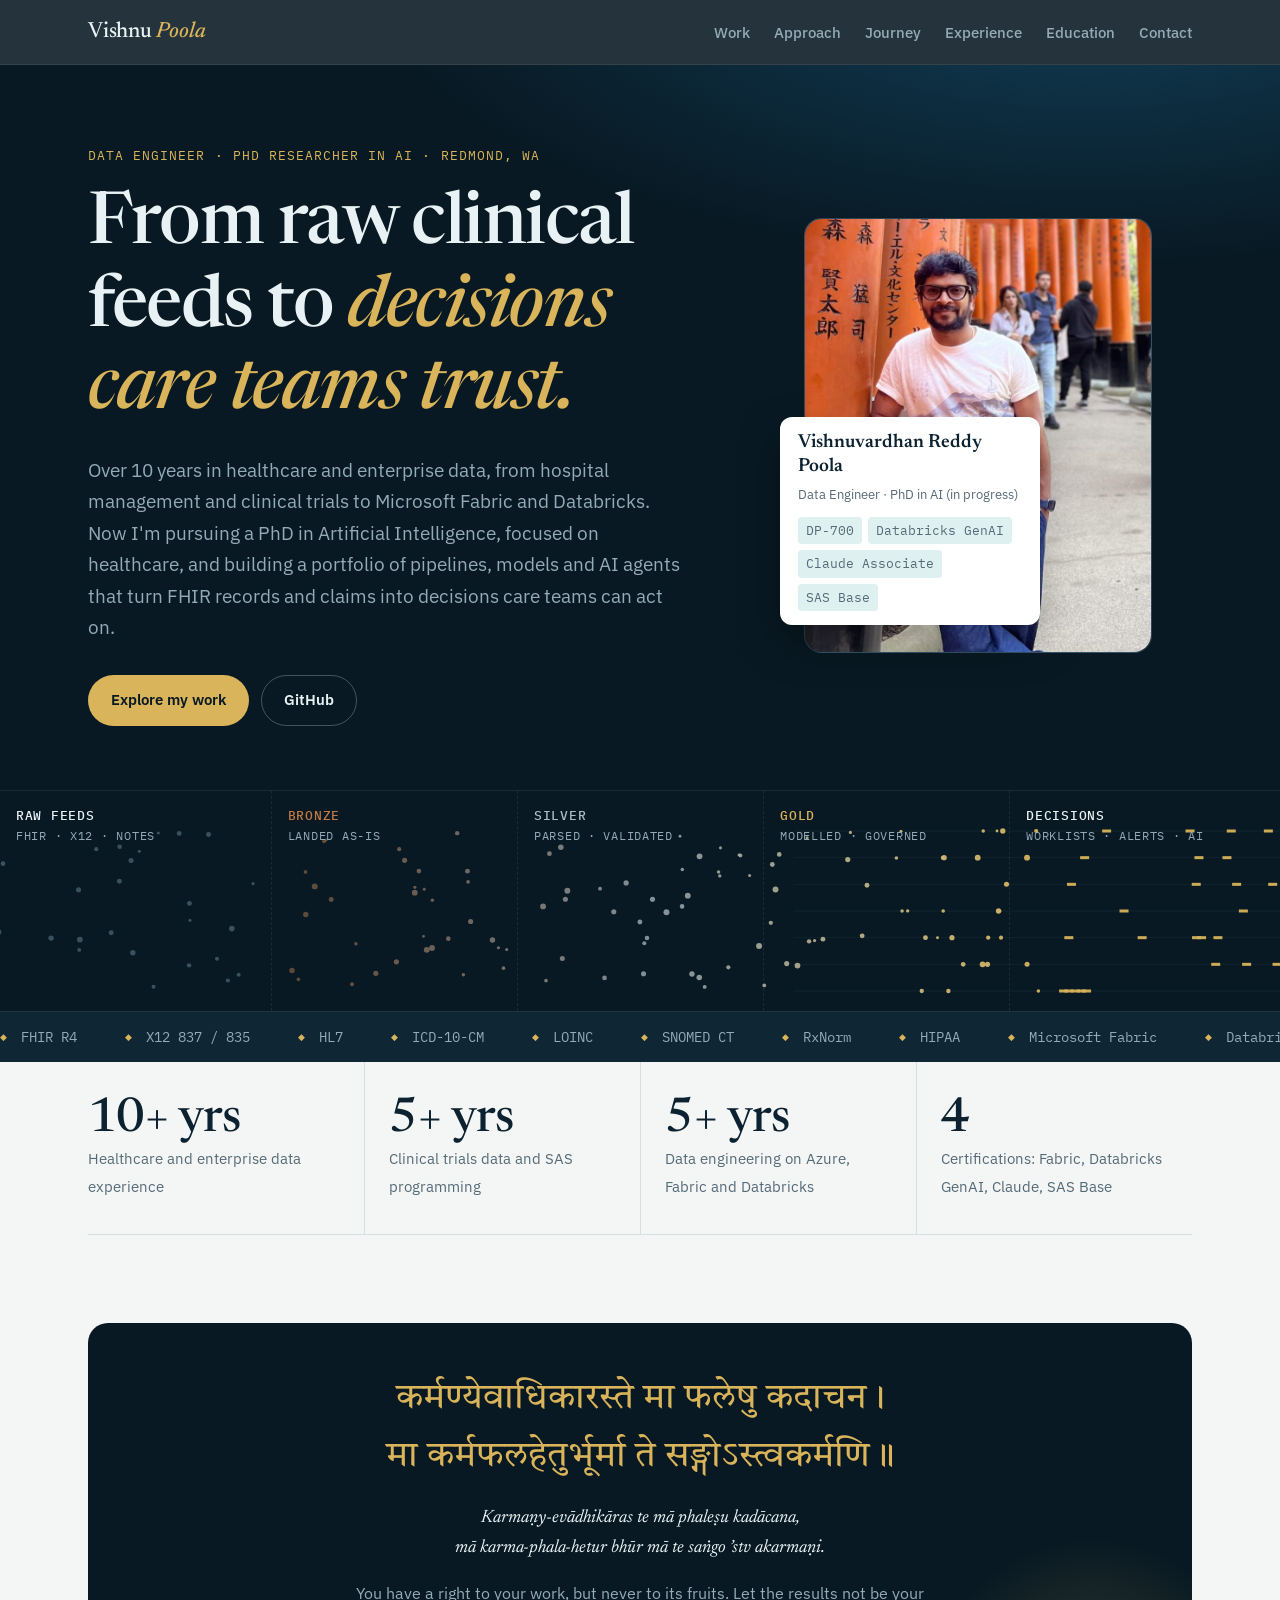
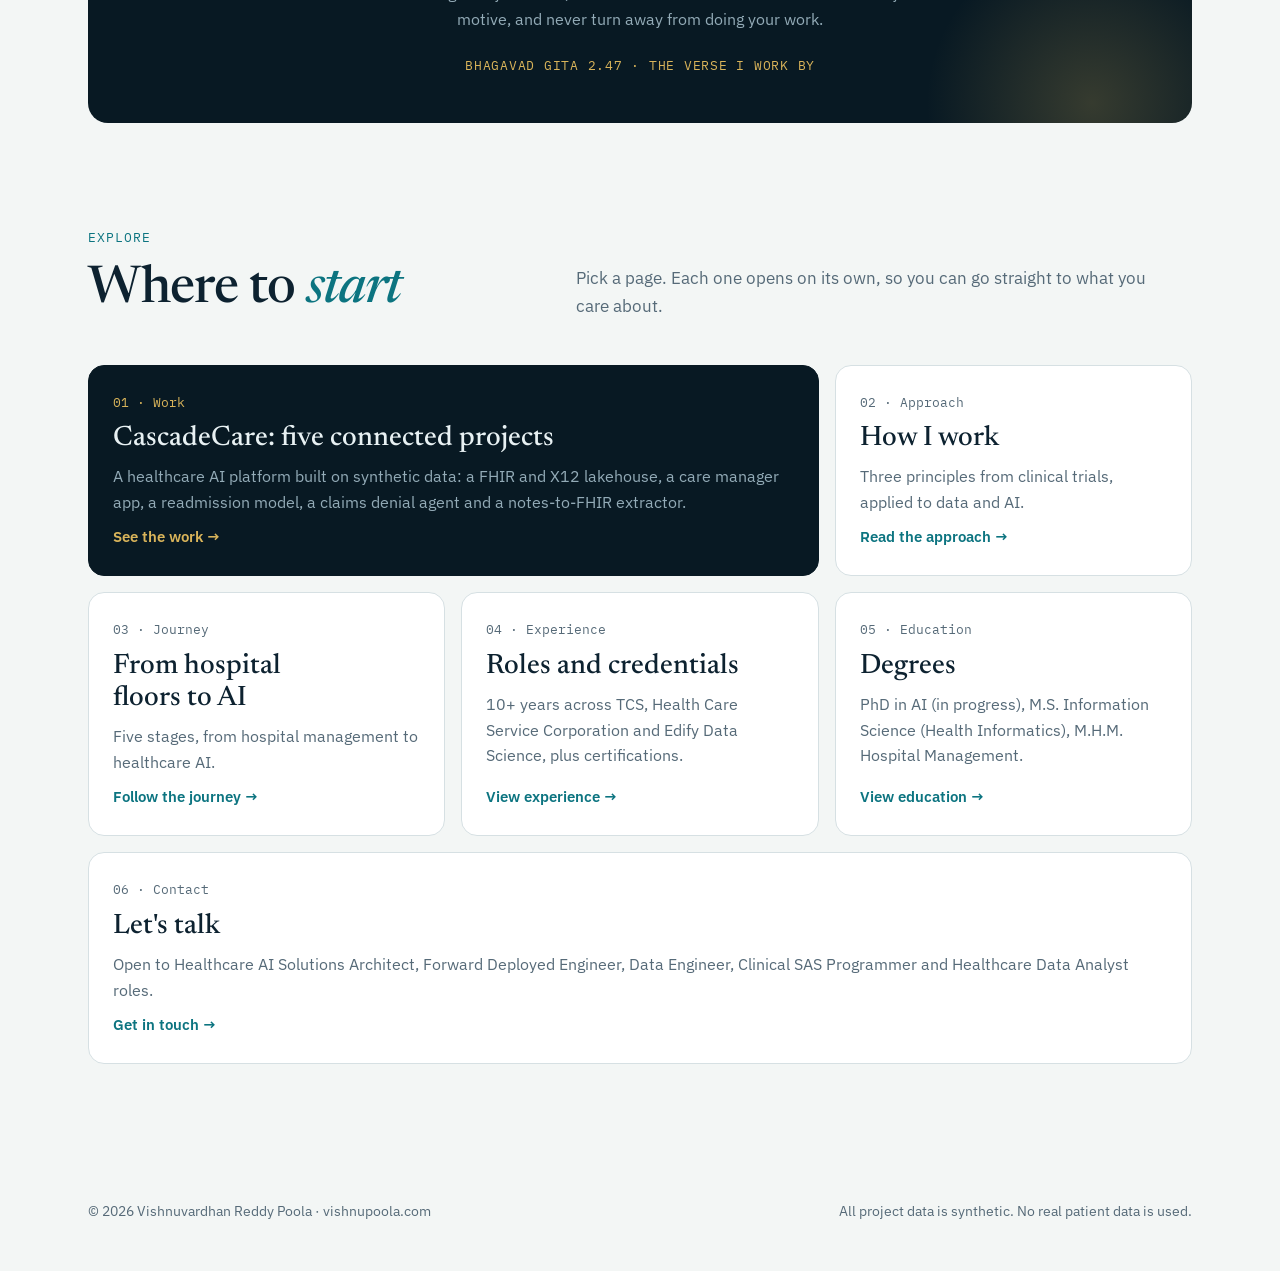
<file: index.html>
<!DOCTYPE html>
<html lang="en">
<head>
<meta charset="utf-8">
<meta name="viewport" content="width=device-width, initial-scale=1">
<title>Vishnu Poola Portfolio</title>
<meta name="description" content="Vishnu Poola, Data Engineer and PhD researcher in AI, Redmond, WA. Microsoft Fabric, Databricks, FHIR, X12 claims, machine learning and agentic AI for healthcare.">
<link rel="preconnect" href="https://fonts.googleapis.com">
<link rel="preconnect" href="https://fonts.gstatic.com" crossorigin>
<link href="https://fonts.googleapis.com/css2?family=Newsreader:ital,opsz,wght@0,6..72,400;0,6..72,500;0,6..72,600;1,6..72,400;1,6..72,500&family=IBM+Plex+Sans:wght@400;500;600&family=IBM+Plex+Mono:wght@400;500&family=Tiro+Devanagari+Sanskrit:ital@0;1&display=swap" rel="stylesheet">
<link rel="stylesheet" href="styles.css">
</head>
<body>

<header>
  <nav class="nav" aria-label="Main">
    <a class="brand" href="index.html">Vishnu <em>Poola</em></a>
    <ul>
      <li><a href="work.html">Work</a></li>
      <li><a href="approach.html">Approach</a></li>
      <li><a href="journey.html">Journey</a></li>
      <li><a href="experience.html">Experience</a></li>
      <li><a href="education.html">Education</a></li>
      <li><a href="contact.html">Contact</a></li>
    </ul>
  </nav>
</header>

<main id="top">
  <!-- ===== Hero ===== -->
  <div class="hero">
    <div class="wrap hero-grid">
      <div>
        <div class="kicker">Data Engineer · PhD Researcher in AI · Redmond, WA</div>
        <h1>From raw clinical feeds to <em>decisions care teams trust.</em></h1>
        <p class="lead">Over 10 years in healthcare and enterprise data, from hospital management and clinical trials to Microsoft Fabric and Databricks. Now I'm pursuing a PhD in Artificial Intelligence, focused on healthcare, and building a portfolio of pipelines, models and AI agents that turn FHIR records and claims into decisions care teams can act on.</p>
        <div class="actions">
          <a class="btn gold" href="work.html">Explore my work</a>
          <a class="btn ghost" href="https://github.com/vishnureddypoola">GitHub</a>
          <!-- TODO: upload resume.pdf to the repo, then uncomment:
          <a class="btn ghost" href="resume.pdf">Resume</a> -->
        </div>
      </div>
      <figure class="portrait">
        <div class="frame">
          <div class="initials" aria-hidden="true">VP</div>
          <!-- Upload your headshot to the repo as photo.jpg (portrait, about 800×1000 px) -->
          <img src="photo.jpg" alt="Portrait of Vishnuvardhan Reddy Poola" onerror="this.remove()">
        </div>
        <figcaption>
          <strong>Vishnuvardhan Reddy Poola</strong>
          <span>Data Engineer · PhD in AI (in progress)</span>
          <div class="badges"><span class="badge">DP-700</span><span class="badge">Databricks GenAI</span><span class="badge">Claude Associate</span><span class="badge">SAS Base</span></div>
        </figcaption>
      </figure>
    </div>

    <div class="flow" aria-hidden="true">
      <canvas id="flow"></canvas>
      <div class="flow-labels">
        <div><b>Raw feeds</b>FHIR · X12 · notes</div>
        <div class="bz"><b>Bronze</b>landed as-is</div>
        <div class="sv"><b>Silver</b>parsed · validated</div>
        <div class="gd"><b>Gold</b>modelled · governed</div>
        <div><b>Decisions</b>worklists · alerts · AI</div>
      </div>
    </div>

    <div class="ticker" aria-hidden="true">
      <div class="track">
        <span>FHIR R4</span><span>X12 837 / 835</span><span>HL7</span><span>ICD-10-CM</span><span>LOINC</span><span>SNOMED CT</span><span>RxNorm</span><span>HIPAA</span><span>Microsoft Fabric</span><span>Databricks</span><span>Unity Catalog</span><span>MLflow</span><span>Power BI</span><span>MCP</span><span>LangGraph</span><span>Clinical SAS</span>
        <span>FHIR R4</span><span>X12 837 / 835</span><span>HL7</span><span>ICD-10-CM</span><span>LOINC</span><span>SNOMED CT</span><span>RxNorm</span><span>HIPAA</span><span>Microsoft Fabric</span><span>Databricks</span><span>Unity Catalog</span><span>MLflow</span><span>Power BI</span><span>MCP</span><span>LangGraph</span><span>Clinical SAS</span>
      </div>
    </div>
  </div>

  <!-- ===== Stats ===== -->
  <div class="wrap">
    <div class="stats">
      <div class="stat"><strong>10+ yrs</strong><span>Healthcare and enterprise data experience</span></div>
      <div class="stat"><strong>5+ yrs</strong><span>Clinical trials data and SAS programming</span></div>
      <div class="stat"><strong>5+ yrs</strong><span>Data engineering on Azure, Fabric and Databricks</span></div>
      <div class="stat"><strong>4</strong><span>Certifications: Fabric, Databricks GenAI, Claude, SAS Base</span></div>
    </div>
  </div>

  <section class="wrap shloka-band" aria-label="Guiding verse from the Bhagavad Gita">
    <figure class="shloka">
      <blockquote>
        <p class="deva" lang="sa">कर्मण्येवाधिकारस्ते मा फलेषु कदाचन ।<br>मा कर्मफलहेतुर्भूर्मा ते सङ्गोऽस्त्वकर्मणि ॥</p>
        <p class="translit"><i>Karmaṇy-evādhikāras te mā phaleṣu kadācana,<br>mā karma-phala-hetur bhūr mā te saṅgo ’stv akarmaṇi.</i></p>
        <p class="meaning">You have a right to your work, but never to its fruits. Let the results not be your motive, and never turn away from doing your work.</p>
      </blockquote>
      <figcaption>Bhagavad Gita 2.47 · the verse I work by</figcaption>
    </figure>
  </section>

  <section class="block wrap" aria-labelledby="ex-title">
    <div class="head">
      <div>
        <div class="kicker">Explore</div>
        <h2 id="ex-title">Where to <em>start</em></h2>
      </div>
      <p>Pick a page. Each one opens on its own, so you can go straight to what you care about.</p>
    </div>
    <nav class="explore" aria-label="Site sections">
      <a class="feature" href="work.html">
        <span class="n">01 · Work</span>
        <h3>CascadeCare: five connected projects</h3>
        <p>A healthcare AI platform built on synthetic data: a FHIR and X12 lakehouse, a care manager app, a readmission model, a claims denial agent and a notes-to-FHIR extractor.</p>
        <span class="go">See the work →</span>
      </a>
      <a href="approach.html">
        <span class="n">02 · Approach</span>
        <h3>How I work</h3>
        <p>Three principles from clinical trials, applied to data and AI.</p>
        <span class="go">Read the approach →</span>
      </a>
      <a href="journey.html">
        <span class="n">03 · Journey</span>
        <h3>From hospital floors to AI</h3>
        <p>Five stages, from hospital management to healthcare AI.</p>
        <span class="go">Follow the journey →</span>
      </a>
      <a href="experience.html">
        <span class="n">04 · Experience</span>
        <h3>Roles and credentials</h3>
        <p>10+ years across TCS, Health Care Service Corporation and Edify Data Science, plus certifications.</p>
        <span class="go">View experience →</span>
      </a>
      <a href="education.html">
        <span class="n">05 · Education</span>
        <h3>Degrees</h3>
        <p>PhD in AI (in progress), M.S. Information Science (Health Informatics), M.H.M. Hospital Management.</p>
        <span class="go">View education →</span>
      </a>
      <a class="wide" href="contact.html">
        <span class="n">06 · Contact</span>
        <h3>Let's talk</h3>
        <p>Open to Healthcare AI Solutions Architect, Forward Deployed Engineer, Data Engineer, Clinical SAS Programmer and Healthcare Data Analyst roles.</p>
        <span class="go">Get in touch →</span>
      </a>
    </nav>
  </section>
  <div style="height:96px"></div>

</main>

<footer>
  <div class="wrap">
    <span>© 2026 Vishnuvardhan Reddy Poola · vishnupoola.com</span>
    <span>All project data is synthetic. No real patient data is used.</span>
  </div>
</footer>
<script>
/* Hero data-flow: scattered raw records drift right, get sorted into lanes, and turn bronze, silver, then gold. */
(function () {
  const canvas = document.getElementById('flow');
  if (!canvas) return;
  const ctx = canvas.getContext('2d');
  const reduce = window.matchMedia('(prefers-reduced-motion: reduce)').matches;
  const lanes = 7, cols = [[192,122,67],[174,187,196],[217,180,90]];
  let w = 0, h = 0, parts = [];

  function size() {
    const r = canvas.getBoundingClientRect(), d = window.devicePixelRatio || 1;
    w = r.width; h = r.height; canvas.width = w * d; canvas.height = h * d;
    ctx.setTransform(d, 0, 0, d, 0, 0);
    const n = Math.round(Math.min(160, w / 7));
    parts = Array.from({ length: n }, () => make(Math.random() * w));
  }
  function make(x) {
    return { x, y0: 30 + Math.random() * (h - 50), lane: Math.floor(Math.random() * lanes),
             v: 0.35 + Math.random() * 0.55, s: 1.4 + Math.random() * 1.6 };
  }
  function mix(a, b, t) { return a.map((c, i) => Math.round(c + (b[i] - c) * t)); }
  function color(p) {
    const t = Math.min(1, Math.max(0, (p - 0.2) / 0.62)) * 2;
    return t < 1 ? mix(cols[0], cols[1], t) : mix(cols[1], cols[2], t - 1);
  }
  function draw() {
    ctx.clearRect(0, 0, w, h);
    const laneY = i => 40 + i * ((h - 60) / (lanes - 1));
    ctx.strokeStyle = 'rgba(147,171,183,0.07)'; ctx.lineWidth = 1;
    for (let i = 0; i < lanes; i++) { ctx.beginPath(); ctx.moveTo(w * 0.62, laneY(i)); ctx.lineTo(w, laneY(i)); ctx.stroke(); }
    for (const p of parts) {
      const prog = p.x / w;
      const order = Math.min(1, Math.max(0, (prog - 0.22) / 0.5));
      const y = p.y0 + (laneY(p.lane) - p.y0) * (order * order * (3 - 2 * order));
      const c = prog < 0.2 ? [120,150,165] : color(prog);
      ctx.fillStyle = 'rgba(' + c.join(',') + ',' + (0.45 + 0.5 * order) + ')';
      if (prog > 0.82) { ctx.fillRect(p.x - 4, y - 1.5, 9, 3); }
      else { ctx.beginPath(); ctx.arc(p.x, y, p.s, 0, Math.PI * 2); ctx.fill(); }
      if (!reduce) { p.x += p.v; if (p.x > w + 10) Object.assign(p, make(-10)); }
    }
    if (!reduce) requestAnimationFrame(draw);
  }
  size(); draw();
  let t; window.addEventListener('resize', () => { clearTimeout(t); t = setTimeout(() => { size(); if (reduce) draw(); }, 150); });
})();
</script>
</body>
</html>
</file>
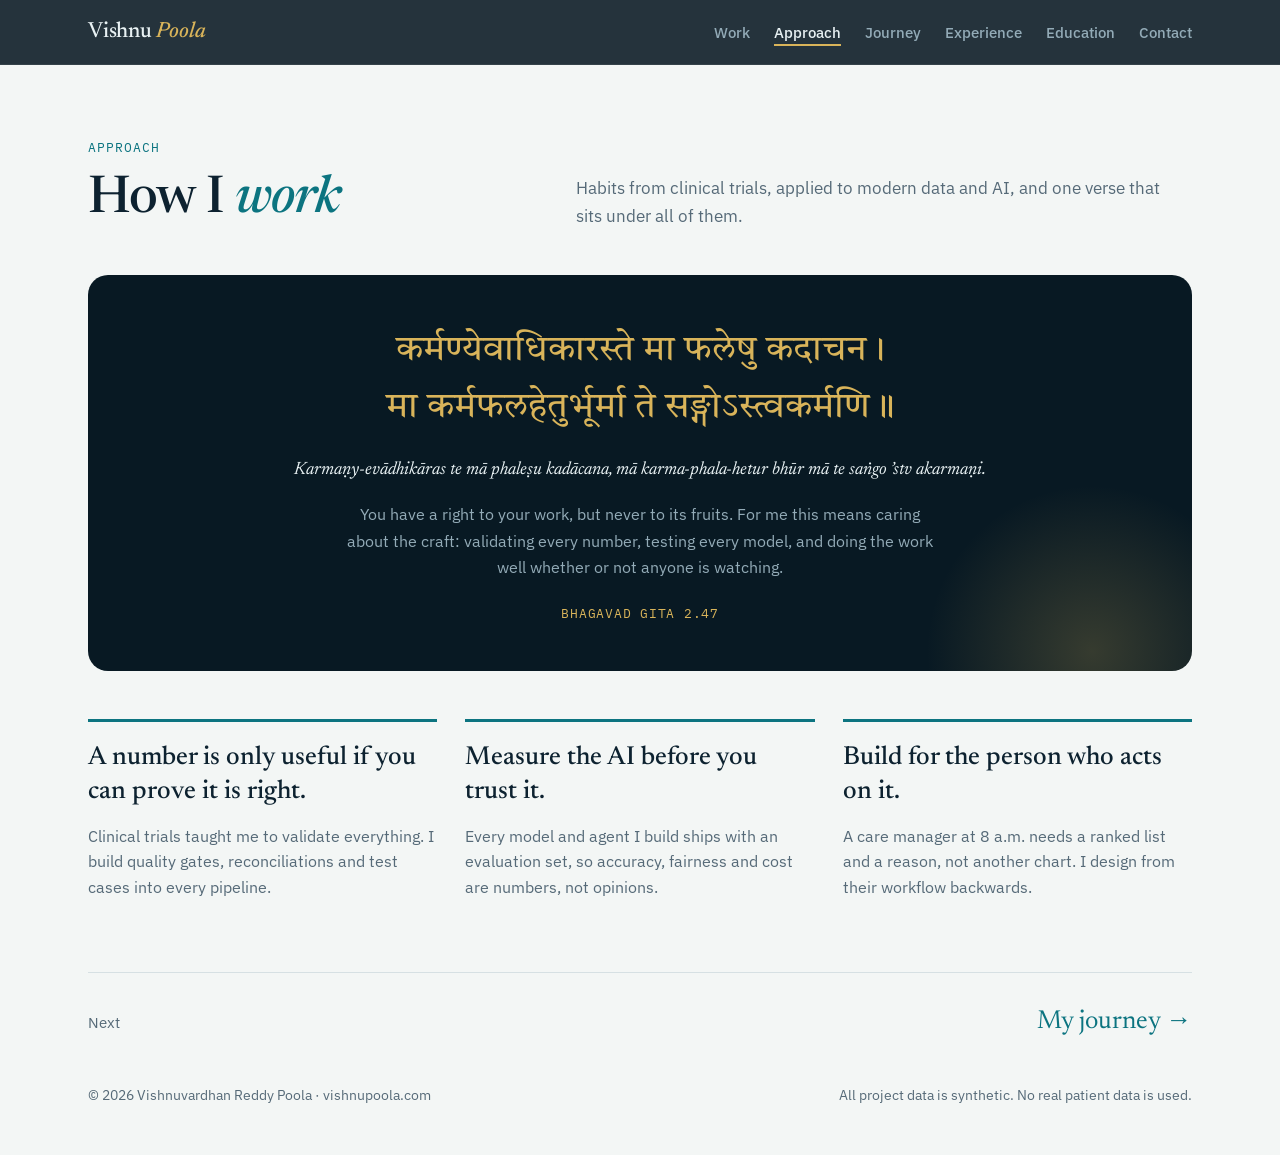
<file: approach.html>
<!DOCTYPE html>
<html lang="en">
<head>
<meta charset="utf-8">
<meta name="viewport" content="width=device-width, initial-scale=1">
<title>Approach · Vishnu Poola</title>
<meta name="description" content="How Vishnu Poola approaches healthcare data and AI work.">
<link rel="preconnect" href="https://fonts.googleapis.com">
<link rel="preconnect" href="https://fonts.gstatic.com" crossorigin>
<link href="https://fonts.googleapis.com/css2?family=Newsreader:ital,opsz,wght@0,6..72,400;0,6..72,500;0,6..72,600;1,6..72,400;1,6..72,500&family=IBM+Plex+Sans:wght@400;500;600&family=IBM+Plex+Mono:wght@400;500&family=Tiro+Devanagari+Sanskrit:ital@0;1&display=swap" rel="stylesheet">
<link rel="stylesheet" href="styles.css">
</head>
<body>

<header>
  <nav class="nav" aria-label="Main">
    <a class="brand" href="index.html">Vishnu <em>Poola</em></a>
    <ul>
      <li><a href="work.html">Work</a></li>
      <li><a href="approach.html" aria-current="page">Approach</a></li>
      <li><a href="journey.html">Journey</a></li>
      <li><a href="experience.html">Experience</a></li>
      <li><a href="education.html">Education</a></li>
      <li><a href="contact.html">Contact</a></li>
    </ul>
  </nav>
</header>

<main id="top" class="page">
  <!-- ===== Principles ===== -->
  <section class="block wrap" id="principles" aria-labelledby="pr-title">
    <div class="head">
      <div>
        <div class="kicker">Approach</div>
        <h2 id="pr-title">How I <em>work</em></h2>
      </div>
      <p>Habits from clinical trials, applied to modern data and AI, and one verse that sits under all of them.</p>
    </div>
    <figure class="shloka shloka-light">
      <blockquote>
        <p class="deva" lang="sa">कर्मण्येवाधिकारस्ते मा फलेषु कदाचन ।<br>मा कर्मफलहेतुर्भूर्मा ते सङ्गोऽस्त्वकर्मणि ॥</p>
        <p class="translit"><i>Karmaṇy-evādhikāras te mā phaleṣu kadācana, mā karma-phala-hetur bhūr mā te saṅgo ’stv akarmaṇi.</i></p>
        <p class="meaning">You have a right to your work, but never to its fruits. For me this means caring about the craft: validating every number, testing every model, and doing the work well whether or not anyone is watching.</p>
      </blockquote>
      <figcaption>Bhagavad Gita 2.47</figcaption>
    </figure>
    <div class="principles">
      <div class="principle">
        <blockquote>A number is only useful if you can prove it is right.</blockquote>
        <p>Clinical trials taught me to validate everything. I build quality gates, reconciliations and test cases into every pipeline.</p>
      </div>
      <div class="principle">
        <blockquote>Measure the AI before you trust it.</blockquote>
        <p>Every model and agent I build ships with an evaluation set, so accuracy, fairness and cost are numbers, not opinions.</p>
      </div>
      <div class="principle">
        <blockquote>Build for the person who acts on it.</blockquote>
        <p>A care manager at 8 a.m. needs a ranked list and a reason, not another chart. I design from their workflow backwards.</p>
      </div>
    </div>
  </section>

  <div class="wrap">
    <div class="next"><span>Next</span><a href="journey.html">My journey →</a></div>
  </div>

</main>

<footer>
  <div class="wrap">
    <span>© 2026 Vishnuvardhan Reddy Poola · vishnupoola.com</span>
    <span>All project data is synthetic. No real patient data is used.</span>
  </div>
</footer>

</body>
</html>
</file>
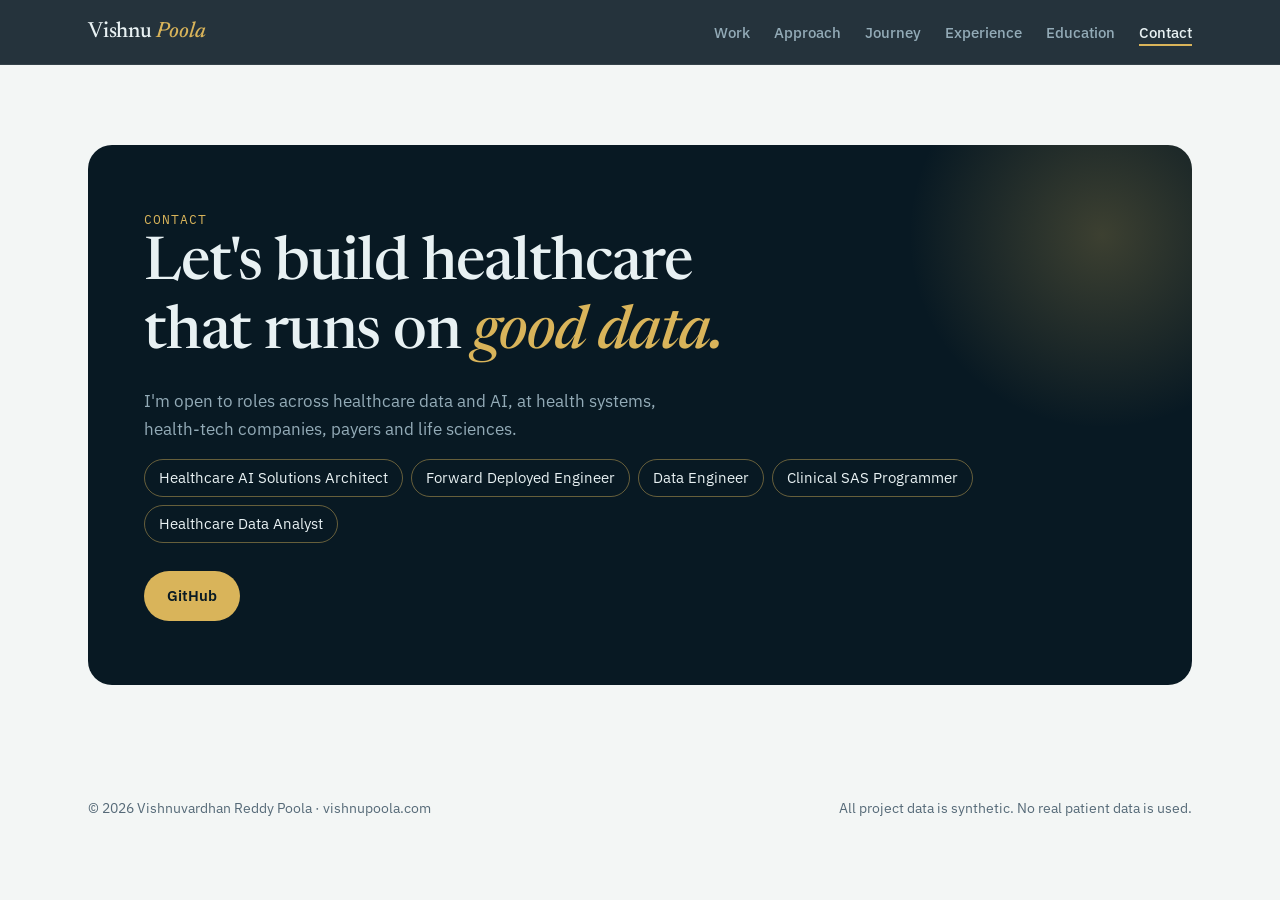
<file: contact.html>
<!DOCTYPE html>
<html lang="en">
<head>
<meta charset="utf-8">
<meta name="viewport" content="width=device-width, initial-scale=1">
<title>Contact · Vishnu Poola</title>
<meta name="description" content="Contact Vishnu Poola.">
<link rel="preconnect" href="https://fonts.googleapis.com">
<link rel="preconnect" href="https://fonts.gstatic.com" crossorigin>
<link href="https://fonts.googleapis.com/css2?family=Newsreader:ital,opsz,wght@0,6..72,400;0,6..72,500;0,6..72,600;1,6..72,400;1,6..72,500&family=IBM+Plex+Sans:wght@400;500;600&family=IBM+Plex+Mono:wght@400;500&family=Tiro+Devanagari+Sanskrit:ital@0;1&display=swap" rel="stylesheet">
<link rel="stylesheet" href="styles.css">
</head>
<body>

<header>
  <nav class="nav" aria-label="Main">
    <a class="brand" href="index.html">Vishnu <em>Poola</em></a>
    <ul>
      <li><a href="work.html">Work</a></li>
      <li><a href="approach.html">Approach</a></li>
      <li><a href="journey.html">Journey</a></li>
      <li><a href="experience.html">Experience</a></li>
      <li><a href="education.html">Education</a></li>
      <li><a href="contact.html" aria-current="page">Contact</a></li>
    </ul>
  </nav>
</header>

<main id="top" class="page">
  <!-- ===== Contact ===== -->
  <div class="wrap" style="padding-top:8px">
    <section class="contact" style="margin-top:72px" id="contact" aria-labelledby="ct-title">
      <div class="kicker" style="color:var(--gold)">Contact</div>
      <h2 id="ct-title">Let's build healthcare that runs on <em>good data.</em></h2>
      <p>I'm open to roles across healthcare data and AI, at health systems, health-tech companies, payers and life sciences.</p>
      <ul class="roles-open">
        <li>Healthcare AI Solutions Architect</li>
        <li>Forward Deployed Engineer</li>
        <li>Data Engineer</li>
        <li>Clinical SAS Programmer</li>
        <li>Healthcare Data Analyst</li>
      </ul>
      <div class="actions">
        <a class="btn gold" href="https://github.com/vishnureddypoola">GitHub</a>
        <!-- TODO: <a class="btn ghost" href="https://www.linkedin.com/in/YOUR-HANDLE">LinkedIn</a> -->
        <!-- TODO: <a class="btn ghost" href="mailto:you@example.com">you@example.com</a> -->
      </div>
    </section>
  </div>

  <div style="height:72px"></div>

</main>

<footer>
  <div class="wrap">
    <span>© 2026 Vishnuvardhan Reddy Poola · vishnupoola.com</span>
    <span>All project data is synthetic. No real patient data is used.</span>
  </div>
</footer>

</body>
</html>
</file>
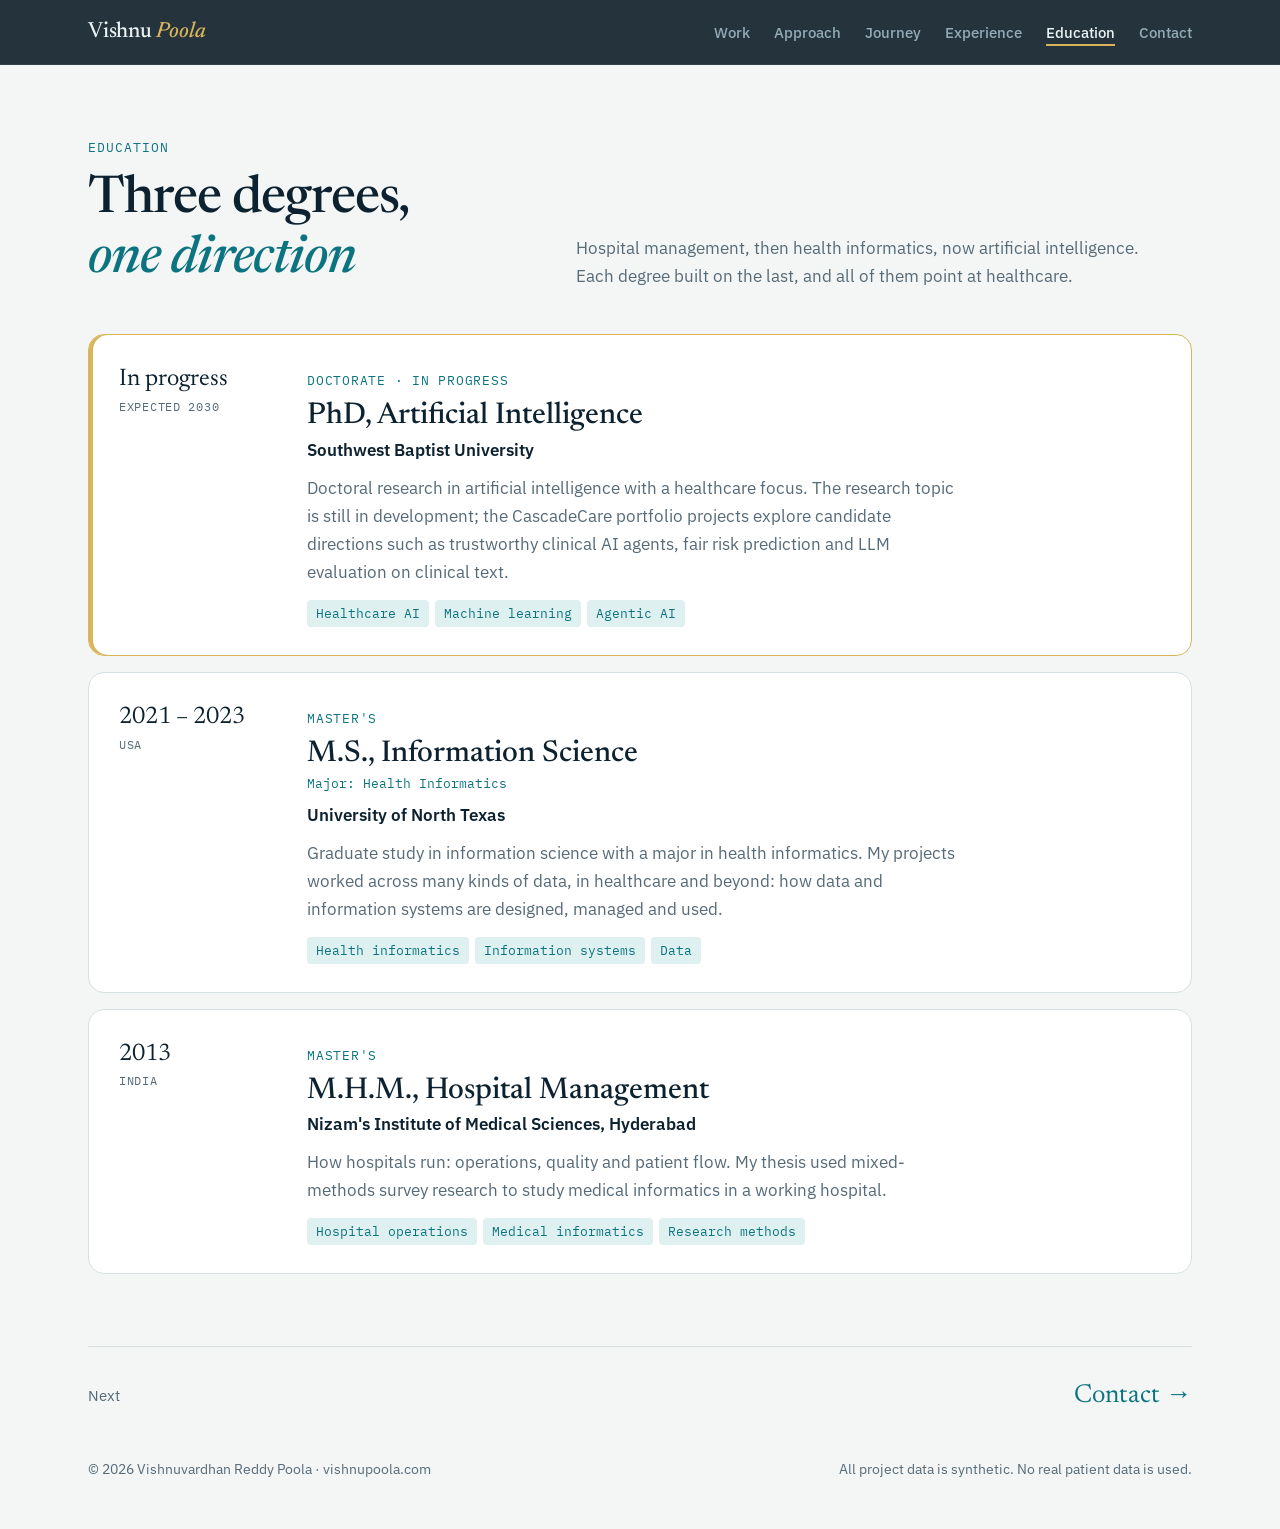
<file: education.html>
<!DOCTYPE html>
<html lang="en">
<head>
<meta charset="utf-8">
<meta name="viewport" content="width=device-width, initial-scale=1">
<title>Education · Vishnu Poola</title>
<meta name="description" content="Education of Vishnu Poola: PhD in AI, M.S. Information Science, M.H.M. Hospital Management.">
<link rel="preconnect" href="https://fonts.googleapis.com">
<link rel="preconnect" href="https://fonts.gstatic.com" crossorigin>
<link href="https://fonts.googleapis.com/css2?family=Newsreader:ital,opsz,wght@0,6..72,400;0,6..72,500;0,6..72,600;1,6..72,400;1,6..72,500&family=IBM+Plex+Sans:wght@400;500;600&family=IBM+Plex+Mono:wght@400;500&family=Tiro+Devanagari+Sanskrit:ital@0;1&display=swap" rel="stylesheet">
<link rel="stylesheet" href="styles.css">
</head>
<body>

<header>
  <nav class="nav" aria-label="Main">
    <a class="brand" href="index.html">Vishnu <em>Poola</em></a>
    <ul>
      <li><a href="work.html">Work</a></li>
      <li><a href="approach.html">Approach</a></li>
      <li><a href="journey.html">Journey</a></li>
      <li><a href="experience.html">Experience</a></li>
      <li><a href="education.html" aria-current="page">Education</a></li>
      <li><a href="contact.html">Contact</a></li>
    </ul>
  </nav>
</header>

<main id="top" class="page">
  <section class="block wrap" aria-labelledby="ed-title">
    <div class="head">
      <div>
        <div class="kicker">Education</div>
        <h2 id="ed-title">Three degrees, <em>one direction</em></h2>
      </div>
      <p>Hospital management, then health informatics, now artificial intelligence. Each degree built on the last, and all of them point at healthcare.</p>
    </div>

    <ol class="degrees">
      <li class="degree current">
        <div class="yr">In progress<span>Expected 2030</span></div>
        <div>
          <span class="level">Doctorate · In progress</span>
          <h3>PhD, Artificial Intelligence</h3>
          <div class="school">Southwest Baptist University</div>
          <p>Doctoral research in artificial intelligence with a healthcare focus. The research topic is still in development; the CascadeCare portfolio projects explore candidate directions such as trustworthy clinical AI agents, fair risk prediction and LLM evaluation on clinical text.</p>
          <div class="tags"><span class="tag">Healthcare AI</span><span class="tag">Machine learning</span><span class="tag">Agentic AI</span></div>
        </div>
      </li>
      <li class="degree">
        <div class="yr">2021 – 2023<span>USA</span></div>
        <div>
          <span class="level">Master's</span>
          <h3>M.S., Information Science</h3>
          <div class="major">Major: Health Informatics</div>
          <div class="school">University of North Texas</div>
          <p>Graduate study in information science with a major in health informatics. My projects worked across many kinds of data, in healthcare and beyond: how data and information systems are designed, managed and used.</p>
          <div class="tags"><span class="tag">Health informatics</span><span class="tag">Information systems</span><span class="tag">Data</span></div>
        </div>
      </li>
      <li class="degree">
        <div class="yr">2013<span>India</span></div>
        <div>
          <span class="level">Master's</span>
          <h3>M.H.M., Hospital Management</h3>
          <div class="school">Nizam's Institute of Medical Sciences, Hyderabad</div>
          <p>How hospitals run: operations, quality and patient flow. My thesis used mixed-methods survey research to study medical informatics in a working hospital.</p>
          <div class="tags"><span class="tag">Hospital operations</span><span class="tag">Medical informatics</span><span class="tag">Research methods</span></div>
        </div>
      </li>
    </ol>
  </section>
  <div class="wrap">
    <div class="next"><span>Next</span><a href="contact.html">Contact →</a></div>
  </div>
</main>

<footer>
  <div class="wrap">
    <span>© 2026 Vishnuvardhan Reddy Poola · vishnupoola.com</span>
    <span>All project data is synthetic. No real patient data is used.</span>
  </div>
</footer>

</body>
</html>
</file>
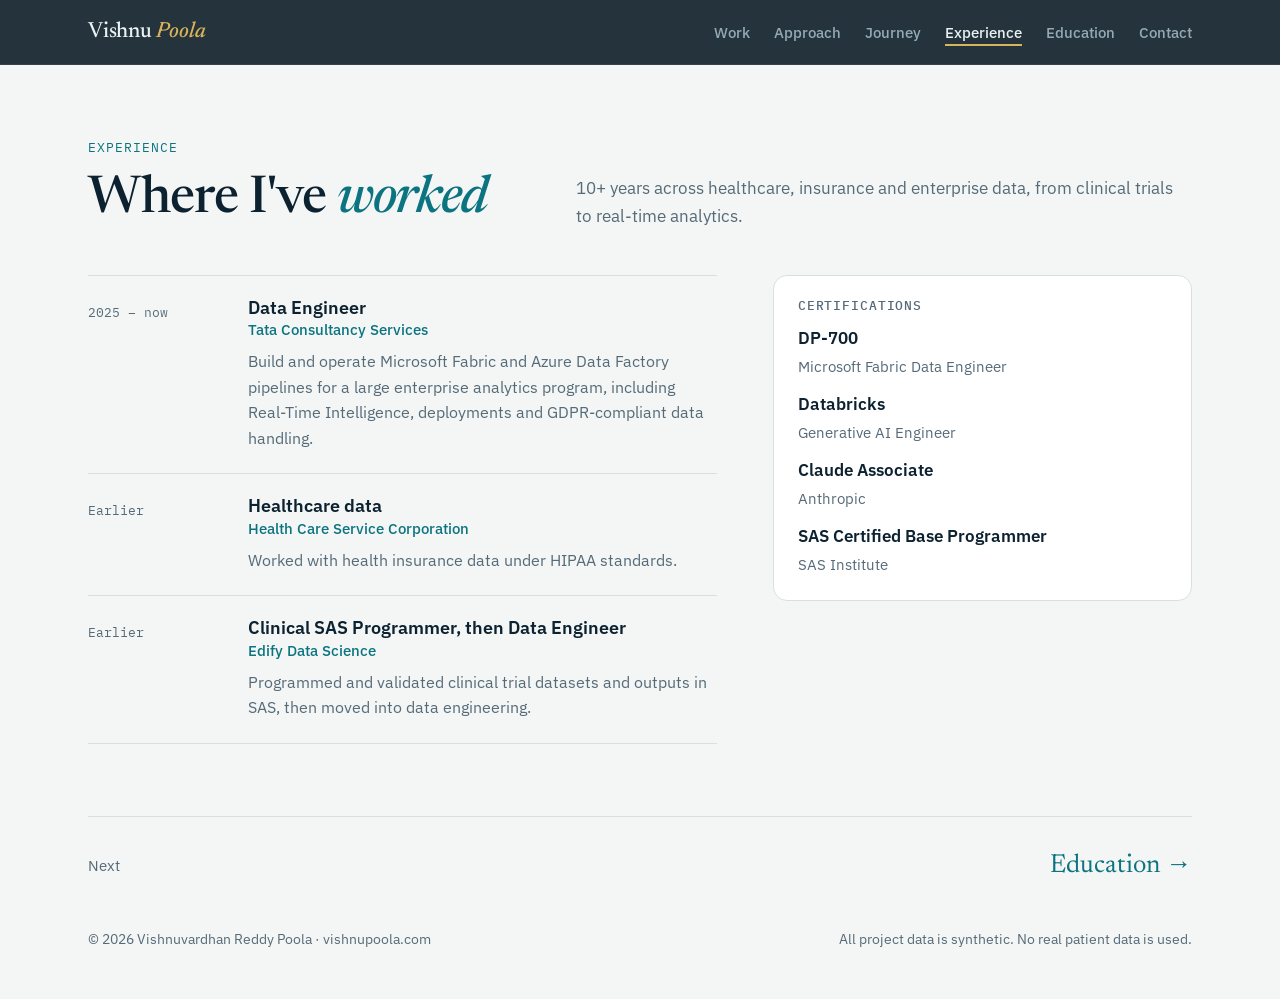
<file: experience.html>
<!DOCTYPE html>
<html lang="en">
<head>
<meta charset="utf-8">
<meta name="viewport" content="width=device-width, initial-scale=1">
<title>Experience · Vishnu Poola</title>
<meta name="description" content="Experience and certifications of Vishnu Poola.">
<link rel="preconnect" href="https://fonts.googleapis.com">
<link rel="preconnect" href="https://fonts.gstatic.com" crossorigin>
<link href="https://fonts.googleapis.com/css2?family=Newsreader:ital,opsz,wght@0,6..72,400;0,6..72,500;0,6..72,600;1,6..72,400;1,6..72,500&family=IBM+Plex+Sans:wght@400;500;600&family=IBM+Plex+Mono:wght@400;500&family=Tiro+Devanagari+Sanskrit:ital@0;1&display=swap" rel="stylesheet">
<link rel="stylesheet" href="styles.css">
</head>
<body>

<header>
  <nav class="nav" aria-label="Main">
    <a class="brand" href="index.html">Vishnu <em>Poola</em></a>
    <ul>
      <li><a href="work.html">Work</a></li>
      <li><a href="approach.html">Approach</a></li>
      <li><a href="journey.html">Journey</a></li>
      <li><a href="experience.html" aria-current="page">Experience</a></li>
      <li><a href="education.html">Education</a></li>
      <li><a href="contact.html">Contact</a></li>
    </ul>
  </nav>
</header>

<main id="top" class="page">
  <!-- ===== Experience ===== -->
  <section class="block wrap" id="experience" aria-labelledby="ex-title">
    <div class="head">
      <div>
        <div class="kicker">Experience</div>
        <h2 id="ex-title">Where I've <em>worked</em></h2>
      </div>
      <p>10+ years across healthcare, insurance and enterprise data, from clinical trials to real-time analytics.</p>
    </div>
    <div class="cv">
      <ol class="roles">
        <li>
          <div class="when">2025 – now</div>
          <div>
            <h3>Data Engineer</h3>
            <div class="org">Tata Consultancy Services</div>
            <p>Build and operate Microsoft Fabric and Azure Data Factory pipelines for a large enterprise analytics program, including Real-Time Intelligence, deployments and GDPR-compliant data handling.</p>
          </div>
        </li>
        <li>
          <div class="when">Earlier</div>
          <div>
            <h3>Healthcare data</h3>
            <div class="org">Health Care Service Corporation</div>
            <p>Worked with health insurance data under HIPAA standards.</p>
          </div>
        </li>
        <li>
          <div class="when">Earlier</div>
          <div>
            <h3>Clinical SAS Programmer, then Data Engineer</h3>
            <div class="org">Edify Data Science</div>
            <p>Programmed and validated clinical trial datasets and outputs in SAS, then moved into data engineering.</p>
          </div>
        </li>
      </ol>
      <div class="creds">
        <div class="card">
          <h3>Certifications</h3>
          <ul>
            <li><strong>DP-700</strong><span>Microsoft Fabric Data Engineer</span></li>
            <li><strong>Databricks</strong><span>Generative AI Engineer</span></li>
            <li><strong>Claude Associate</strong><span>Anthropic</span></li>
            <li><strong>SAS Certified Base Programmer</strong><span>SAS Institute</span></li>
          </ul>
        </div>
      </div>
    </div>
  </section>

  <div class="wrap">
    <div class="next"><span>Next</span><a href="education.html">Education →</a></div>
  </div>

</main>

<footer>
  <div class="wrap">
    <span>© 2026 Vishnuvardhan Reddy Poola · vishnupoola.com</span>
    <span>All project data is synthetic. No real patient data is used.</span>
  </div>
</footer>

</body>
</html>
</file>
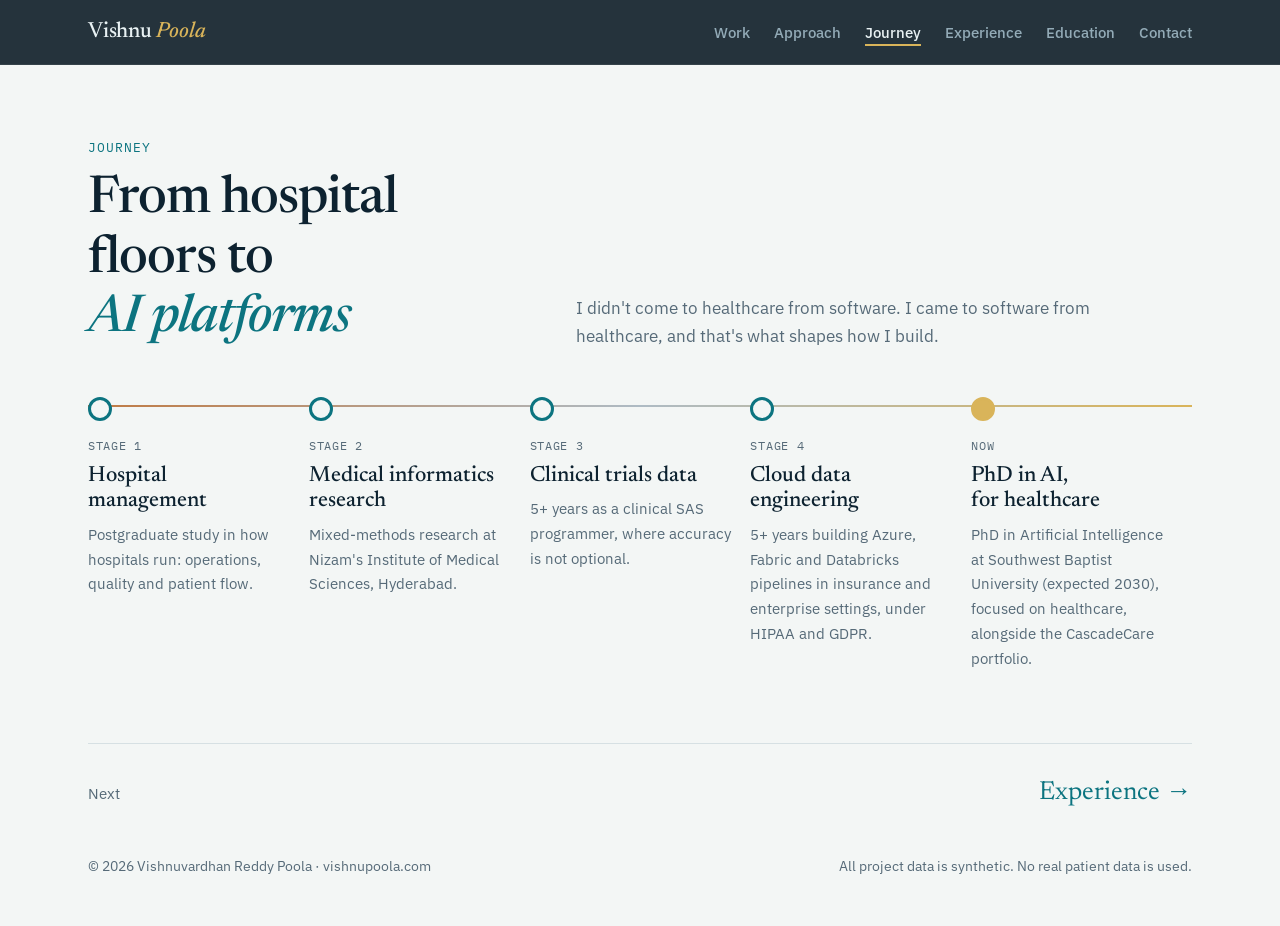
<file: journey.html>
<!DOCTYPE html>
<html lang="en">
<head>
<meta charset="utf-8">
<meta name="viewport" content="width=device-width, initial-scale=1">
<title>Journey · Vishnu Poola</title>
<meta name="description" content="Vishnu Poola's path from hospital management to healthcare AI.">
<link rel="preconnect" href="https://fonts.googleapis.com">
<link rel="preconnect" href="https://fonts.gstatic.com" crossorigin>
<link href="https://fonts.googleapis.com/css2?family=Newsreader:ital,opsz,wght@0,6..72,400;0,6..72,500;0,6..72,600;1,6..72,400;1,6..72,500&family=IBM+Plex+Sans:wght@400;500;600&family=IBM+Plex+Mono:wght@400;500&family=Tiro+Devanagari+Sanskrit:ital@0;1&display=swap" rel="stylesheet">
<link rel="stylesheet" href="styles.css">
</head>
<body>

<header>
  <nav class="nav" aria-label="Main">
    <a class="brand" href="index.html">Vishnu <em>Poola</em></a>
    <ul>
      <li><a href="work.html">Work</a></li>
      <li><a href="approach.html">Approach</a></li>
      <li><a href="journey.html" aria-current="page">Journey</a></li>
      <li><a href="experience.html">Experience</a></li>
      <li><a href="education.html">Education</a></li>
      <li><a href="contact.html">Contact</a></li>
    </ul>
  </nav>
</header>

<main id="top" class="page">
  <!-- ===== Journey ===== -->
  <section class="block wrap" id="journey" aria-labelledby="jr-title">
    <div class="head">
      <div>
        <div class="kicker">Journey</div>
        <h2 id="jr-title">From hospital floors to <em>AI platforms</em></h2>
      </div>
      <p>I didn't come to healthcare from software. I came to software from healthcare, and that's what shapes how I build.</p>
    </div>
    <ol class="journey">
      <li><span class="stage">Stage 1</span><h3>Hospital management</h3><p>Postgraduate study in how hospitals run: operations, quality and patient flow.</p></li>
      <li><span class="stage">Stage 2</span><h3>Medical informatics research</h3><p>Mixed-methods research at Nizam's Institute of Medical Sciences, Hyderabad.</p></li>
      <li><span class="stage">Stage 3</span><h3>Clinical trials data</h3><p>5+ years as a clinical SAS programmer, where accuracy is not optional.</p></li>
      <li><span class="stage">Stage 4</span><h3>Cloud data engineering</h3><p>5+ years building Azure, Fabric and Databricks pipelines in insurance and enterprise settings, under HIPAA and GDPR.</p></li>
      <li><span class="stage">Now</span><h3>PhD in AI, for healthcare</h3><p>PhD in Artificial Intelligence at Southwest Baptist University (expected 2030), focused on healthcare, alongside the CascadeCare portfolio.</p></li>
    </ol>
  </section>

  <div class="wrap">
    <div class="next"><span>Next</span><a href="experience.html">Experience →</a></div>
  </div>

</main>

<footer>
  <div class="wrap">
    <span>© 2026 Vishnuvardhan Reddy Poola · vishnupoola.com</span>
    <span>All project data is synthetic. No real patient data is used.</span>
  </div>
</footer>

</body>
</html>
</file>
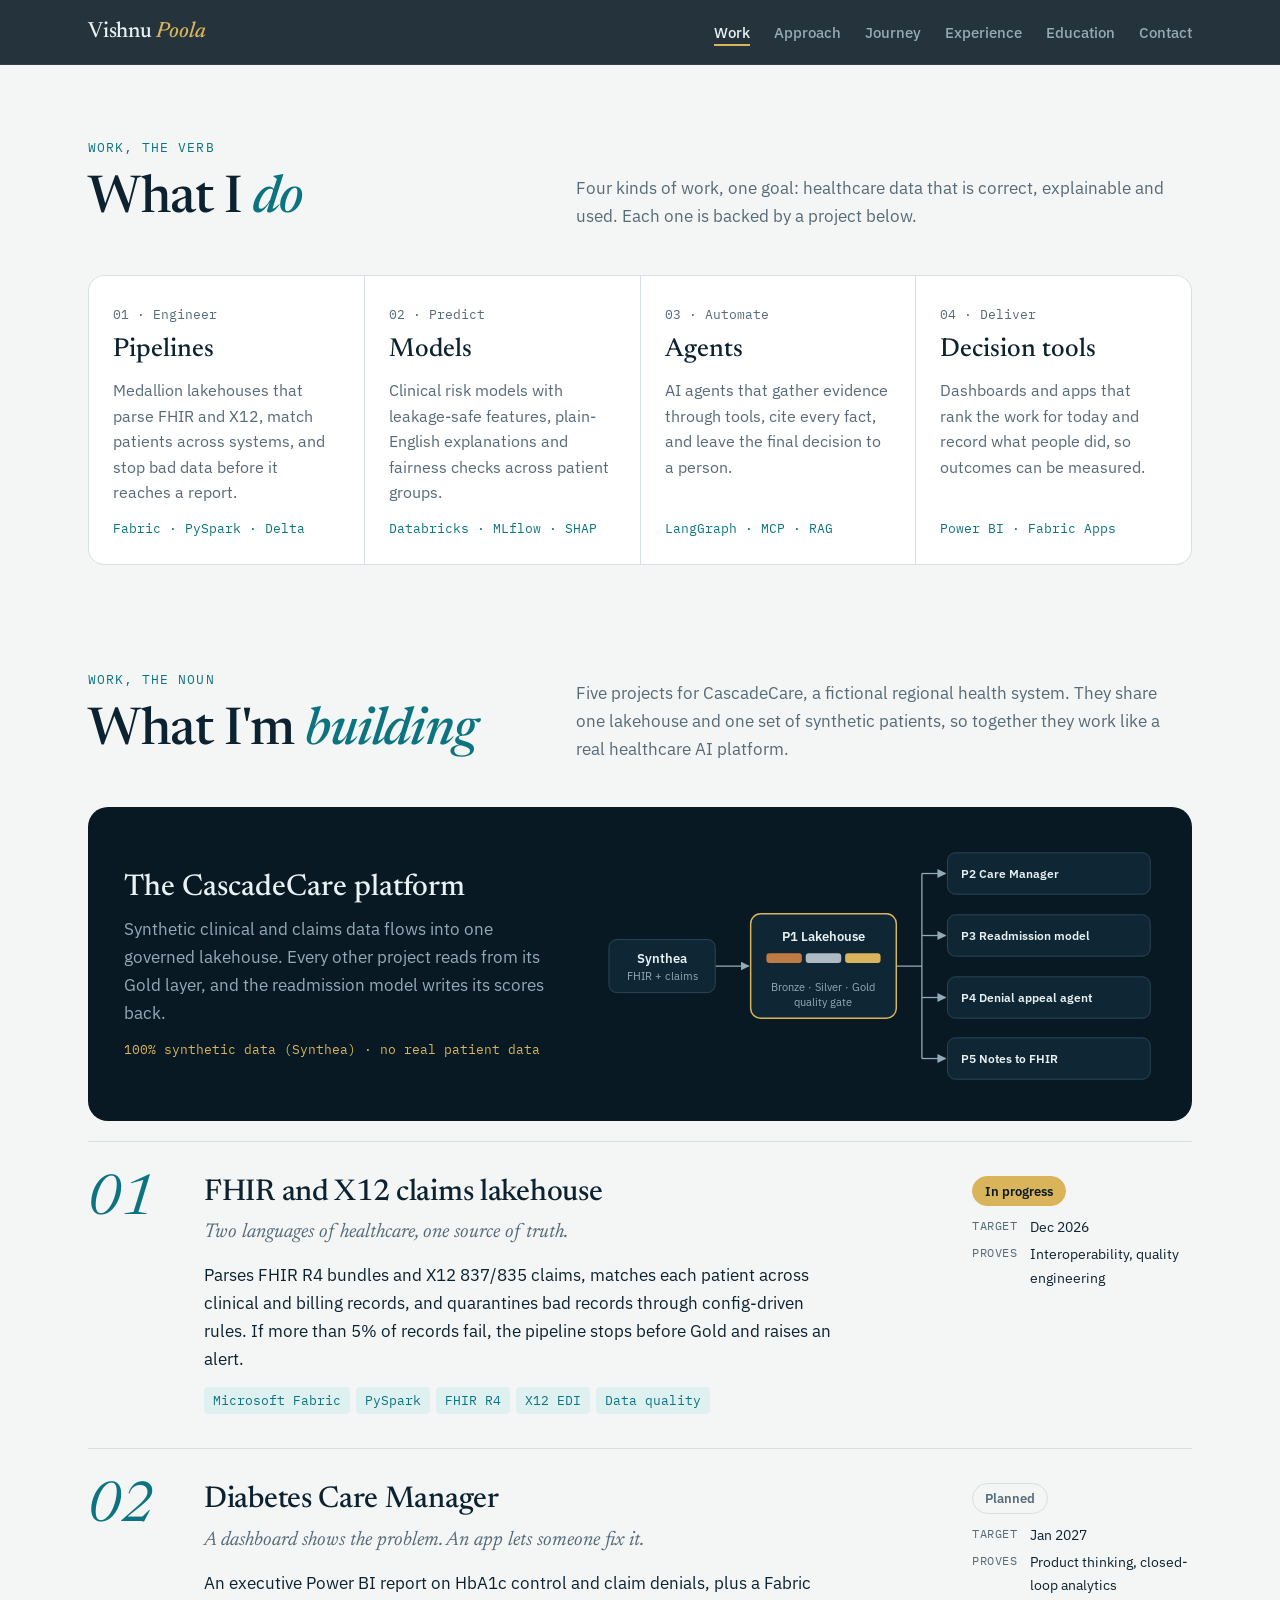
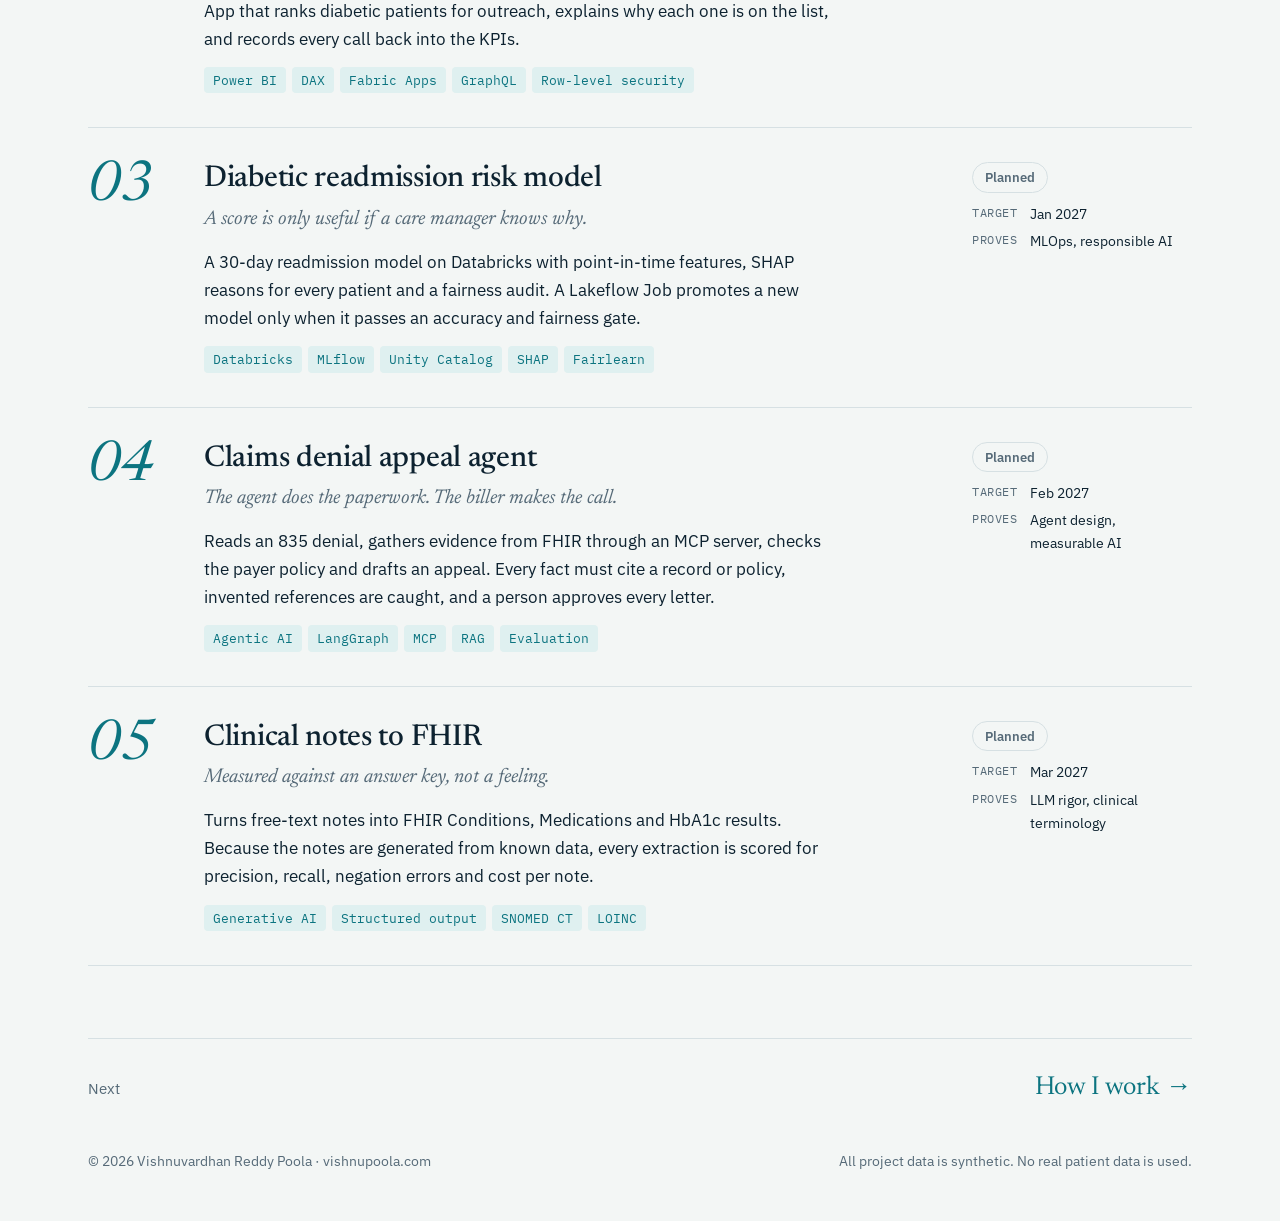
<file: work.html>
<!DOCTYPE html>
<html lang="en">
<head>
<meta charset="utf-8">
<meta name="viewport" content="width=device-width, initial-scale=1">
<title>Work · Vishnu Poola</title>
<meta name="description" content="CascadeCare: five connected healthcare data and AI projects by Vishnu Poola.">
<link rel="preconnect" href="https://fonts.googleapis.com">
<link rel="preconnect" href="https://fonts.gstatic.com" crossorigin>
<link href="https://fonts.googleapis.com/css2?family=Newsreader:ital,opsz,wght@0,6..72,400;0,6..72,500;0,6..72,600;1,6..72,400;1,6..72,500&family=IBM+Plex+Sans:wght@400;500;600&family=IBM+Plex+Mono:wght@400;500&family=Tiro+Devanagari+Sanskrit:ital@0;1&display=swap" rel="stylesheet">
<link rel="stylesheet" href="styles.css">
</head>
<body>

<header>
  <nav class="nav" aria-label="Main">
    <a class="brand" href="index.html">Vishnu <em>Poola</em></a>
    <ul>
      <li><a href="work.html" aria-current="page">Work</a></li>
      <li><a href="approach.html">Approach</a></li>
      <li><a href="journey.html">Journey</a></li>
      <li><a href="experience.html">Experience</a></li>
      <li><a href="education.html">Education</a></li>
      <li><a href="contact.html">Contact</a></li>
    </ul>
  </nav>
</header>

<main id="top" class="page">
  <!-- ===== Work (verb) ===== -->
  <section class="block wrap" id="work" aria-labelledby="verb-title">
    <div class="head">
      <div>
        <div class="kicker">Work, the verb</div>
        <h2 id="verb-title">What I <em>do</em></h2>
      </div>
      <p>Four kinds of work, one goal: healthcare data that is correct, explainable and used. Each one is backed by a project below.</p>
    </div>
    <div class="verbs">
      <article class="verb">
        <span class="n">01 · Engineer</span>
        <h3>Pipelines</h3>
        <p>Medallion lakehouses that parse FHIR and X12, match patients across systems, and stop bad data before it reaches a report.</p>
        <span class="tools">Fabric · PySpark · Delta</span>
      </article>
      <article class="verb">
        <span class="n">02 · Predict</span>
        <h3>Models</h3>
        <p>Clinical risk models with leakage-safe features, plain-English explanations and fairness checks across patient groups.</p>
        <span class="tools">Databricks · MLflow · SHAP</span>
      </article>
      <article class="verb">
        <span class="n">03 · Automate</span>
        <h3>Agents</h3>
        <p>AI agents that gather evidence through tools, cite every fact, and leave the final decision to a person.</p>
        <span class="tools">LangGraph · MCP · RAG</span>
      </article>
      <article class="verb">
        <span class="n">04 · Deliver</span>
        <h3>Decision tools</h3>
        <p>Dashboards and apps that rank the work for today and record what people did, so outcomes can be measured.</p>
        <span class="tools">Power BI · Fabric Apps</span>
      </article>
    </div>
  </section>

  <!-- ===== Work (noun) ===== -->
  <section class="block wrap" aria-labelledby="noun-title">
    <div class="head">
      <div>
        <div class="kicker">Work, the noun</div>
        <h2 id="noun-title">What I'm <em>building</em></h2>
      </div>
      <p>Five projects for CascadeCare, a fictional regional health system. They share one lakehouse and one set of synthetic patients, so together they work like a real healthcare AI platform.</p>
    </div>

    <div class="cascade">
      <div>
        <h3>The CascadeCare platform</h3>
        <p>Synthetic clinical and claims data flows into one governed lakehouse. Every other project reads from its Gold layer, and the readmission model writes its scores back.</p>
        <p class="mono" style="font-size:13px;color:var(--gold);margin:0">100% synthetic data (Synthea) · no real patient data</p>
      </div>
      <svg viewBox="0 0 560 250" role="img" aria-label="Synthea data flows into the Fabric lakehouse, which feeds the care manager app, readmission model, denial agent and notes extractor.">
        <defs><marker id="ar" viewBox="0 0 10 10" refX="9" refY="5" markerWidth="7" markerHeight="7" orient="auto-start-reverse"><path d="M0 0L10 5L0 10z" fill="#93abb7"/></marker></defs>
        <g fill="none" stroke="#93abb7" stroke-width="1.3">
          <path d="M112 125H146" marker-end="url(#ar)"/>
          <path d="M296 125H322M322 31V219"/>
          <path d="M322 31H346" marker-end="url(#ar)"/><path d="M322 94H346" marker-end="url(#ar)"/>
          <path d="M322 157H346" marker-end="url(#ar)"/><path d="M322 219H346" marker-end="url(#ar)"/>
        </g>
        <rect x="4" y="98" width="108" height="54" rx="8" fill="#0f2735" stroke="#2a4656"/>
        <text x="58" y="122" text-anchor="middle" font-size="13" font-weight="600" fill="#e8f1f3">Synthea</text>
        <text x="58" y="139" text-anchor="middle" font-size="11" fill="#93abb7">FHIR + claims</text>
        <rect x="148" y="72" width="148" height="106" rx="10" fill="#0f2735" stroke="#d9b45a" stroke-width="1.5"/>
        <text x="222" y="100" text-anchor="middle" font-size="13" font-weight="600" fill="#e8f1f3">P1 Lakehouse</text>
        <rect x="164" y="112" width="36" height="10" rx="3" fill="#c07a43"/><rect x="204" y="112" width="36" height="10" rx="3" fill="#aebbc4"/><rect x="244" y="112" width="36" height="10" rx="3" fill="#d9b45a"/>
        <text x="222" y="150" text-anchor="middle" font-size="11" fill="#93abb7">Bronze · Silver · Gold</text>
        <text x="222" y="166" text-anchor="middle" font-size="11" fill="#93abb7">quality gate</text>
        <g font-size="12.5" fill="#e8f1f3" font-weight="600">
          <rect x="348" y="10" width="206" height="42" rx="8" fill="#0f2735" stroke="#2a4656"/><text x="362" y="36">P2 Care Manager</text>
          <rect x="348" y="73" width="206" height="42" rx="8" fill="#0f2735" stroke="#2a4656"/><text x="362" y="99">P3 Readmission model</text>
          <rect x="348" y="136" width="206" height="42" rx="8" fill="#0f2735" stroke="#2a4656"/><text x="362" y="162">P4 Denial appeal agent</text>
          <rect x="348" y="198" width="206" height="42" rx="8" fill="#0f2735" stroke="#2a4656"/><text x="362" y="224">P5 Notes to FHIR</text>
        </g>
      </svg>
    </div>

    <article class="project">
      <div class="idx">01</div>
      <div>
        <h3>FHIR and X12 claims lakehouse</h3>
        <div class="tagline">Two languages of healthcare, one source of truth.</div>
        <p>Parses FHIR R4 bundles and X12 837/835 claims, matches each patient across clinical and billing records, and quarantines bad records through config-driven rules. If more than 5% of records fail, the pipeline stops before Gold and raises an alert.</p>
        <div class="tags"><span class="tag">Microsoft Fabric</span><span class="tag">PySpark</span><span class="tag">FHIR R4</span><span class="tag">X12 EDI</span><span class="tag">Data quality</span></div>
      </div>
      <div class="side">
        <span class="pill live">In progress</span>
        <dl><dt>Target</dt><dd>Dec 2026</dd><dt>Proves</dt><dd>Interoperability, quality engineering</dd></dl>
      </div>
    </article>

    <article class="project">
      <div class="idx">02</div>
      <div>
        <h3>Diabetes Care Manager</h3>
        <div class="tagline">A dashboard shows the problem. An app lets someone fix it.</div>
        <p>An executive Power BI report on HbA1c control and claim denials, plus a Fabric App that ranks diabetic patients for outreach, explains why each one is on the list, and records every call back into the KPIs.</p>
        <div class="tags"><span class="tag">Power BI</span><span class="tag">DAX</span><span class="tag">Fabric Apps</span><span class="tag">GraphQL</span><span class="tag">Row-level security</span></div>
      </div>
      <div class="side">
        <span class="pill">Planned</span>
        <dl><dt>Target</dt><dd>Jan 2027</dd><dt>Proves</dt><dd>Product thinking, closed-loop analytics</dd></dl>
      </div>
    </article>

    <article class="project">
      <div class="idx">03</div>
      <div>
        <h3>Diabetic readmission risk model</h3>
        <div class="tagline">A score is only useful if a care manager knows why.</div>
        <p>A 30-day readmission model on Databricks with point-in-time features, SHAP reasons for every patient and a fairness audit. A Lakeflow Job promotes a new model only when it passes an accuracy and fairness gate.</p>
        <div class="tags"><span class="tag">Databricks</span><span class="tag">MLflow</span><span class="tag">Unity Catalog</span><span class="tag">SHAP</span><span class="tag">Fairlearn</span></div>
      </div>
      <div class="side">
        <span class="pill">Planned</span>
        <dl><dt>Target</dt><dd>Jan 2027</dd><dt>Proves</dt><dd>MLOps, responsible AI</dd></dl>
      </div>
    </article>

    <article class="project">
      <div class="idx">04</div>
      <div>
        <h3>Claims denial appeal agent</h3>
        <div class="tagline">The agent does the paperwork. The biller makes the call.</div>
        <p>Reads an 835 denial, gathers evidence from FHIR through an MCP server, checks the payer policy and drafts an appeal. Every fact must cite a record or policy, invented references are caught, and a person approves every letter.</p>
        <div class="tags"><span class="tag">Agentic AI</span><span class="tag">LangGraph</span><span class="tag">MCP</span><span class="tag">RAG</span><span class="tag">Evaluation</span></div>
      </div>
      <div class="side">
        <span class="pill">Planned</span>
        <dl><dt>Target</dt><dd>Feb 2027</dd><dt>Proves</dt><dd>Agent design, measurable AI</dd></dl>
      </div>
    </article>

    <article class="project">
      <div class="idx">05</div>
      <div>
        <h3>Clinical notes to FHIR</h3>
        <div class="tagline">Measured against an answer key, not a feeling.</div>
        <p>Turns free-text notes into FHIR Conditions, Medications and HbA1c results. Because the notes are generated from known data, every extraction is scored for precision, recall, negation errors and cost per note.</p>
        <div class="tags"><span class="tag">Generative AI</span><span class="tag">Structured output</span><span class="tag">SNOMED CT</span><span class="tag">LOINC</span></div>
      </div>
      <div class="side">
        <span class="pill">Planned</span>
        <dl><dt>Target</dt><dd>Mar 2027</dd><dt>Proves</dt><dd>LLM rigor, clinical terminology</dd></dl>
      </div>
    </article>
  </section>

  <div class="wrap">
    <div class="next"><span>Next</span><a href="approach.html">How I work →</a></div>
  </div>

</main>

<footer>
  <div class="wrap">
    <span>© 2026 Vishnuvardhan Reddy Poola · vishnupoola.com</span>
    <span>All project data is synthetic. No real patient data is used.</span>
  </div>
</footer>

</body>
</html>
</file>
<file: styles.css>
/* Layout idea: an editorial "case file" for a healthcare engineer. A dark hero whose canvas shows raw
   records refined through Bronze, Silver and Gold into decisions; then light editorial sections:
   work as a verb (capabilities), work as a noun (projects), principles, journey, experience, contact. */
:root {
  --ink: #0d2230;
  --muted: #566a78;
  --paper: #f3f6f5;
  --surface: #ffffff;
  --line: #d6e0e3;
  --accent: #0c7480;
  --accent-soft: #dff0f0;
  --night: #081923;
  --night-2: #0f2735;
  --night-text: #e8f1f3;
  --night-muted: #93abb7;
  --bronze: #c07a43;
  --silver: #aebbc4;
  --gold: #d9b45a;
  --font-display: "Newsreader", "Iowan Old Style", Georgia, serif;
  --font-body: "IBM Plex Sans", system-ui, -apple-system, "Segoe UI", Roboto, sans-serif;
  --font-mono: "IBM Plex Mono", ui-monospace, Consolas, monospace;
  color-scheme: light;
}
@media (prefers-color-scheme: dark) {
  :root:not([data-theme="light"]) {
    --ink: #e5eef1; --muted: #9bb0bb; --paper: #0b1820; --surface: #11222c; --line: #223844;
    --accent: #5cc3c9; --accent-soft: #123138; color-scheme: dark;
  }
}
:root[data-theme="dark"] {
  --ink: #e5eef1; --muted: #9bb0bb; --paper: #0b1820; --surface: #11222c; --line: #223844;
  --accent: #5cc3c9; --accent-soft: #123138; color-scheme: dark;
}

* { box-sizing: border-box; }
html { scroll-behavior: smooth; }
body { margin: 0; background: var(--paper); color: var(--ink); font-family: var(--font-body); font-size: 17px; line-height: 1.65; }
a { color: var(--accent); }
:focus-visible { outline: 3px solid var(--gold); outline-offset: 3px; border-radius: 4px; }
h1, h2, h3 { text-wrap: balance; margin: 0; line-height: 1.15; }
.wrap { max-width: 1160px; margin: 0 auto; padding: 0 28px; }
.mono { font-family: var(--font-mono); }
.kicker { font-family: var(--font-mono); font-size: 13px; letter-spacing: 0.08em; text-transform: uppercase; color: var(--accent); }

/* ---------- Header ---------- */
header { position: sticky; top: 0; z-index: 20; background: color-mix(in srgb, var(--night) 88%, transparent); backdrop-filter: blur(10px); border-bottom: 1px solid rgba(255,255,255,0.07); }
.nav { max-width: 1160px; margin: 0 auto; padding: 14px 28px; display: flex; justify-content: space-between; align-items: center; gap: 16px; }
.brand { color: var(--night-text); text-decoration: none; font-family: var(--font-display); font-size: 22px; font-weight: 500; letter-spacing: -0.01em; }
.brand em { color: var(--gold); font-style: italic; }
.nav ul { list-style: none; margin: 0; padding: 0; display: flex; gap: 24px; flex-wrap: wrap; }
.nav ul a { color: var(--night-muted); text-decoration: none; font-size: 14.5px; font-weight: 500; }
.nav ul a:hover { color: var(--night-text); }

/* ---------- Hero ---------- */
.hero { background: radial-gradient(1200px 500px at 85% -10%, #12405a 0%, transparent 60%), var(--night); color: var(--night-text); padding: 80px 0 0; overflow: hidden; }
.hero-grid { display: grid; grid-template-columns: 1.45fr 1fr; gap: 56px; align-items: center; }
.hero .kicker { color: var(--gold); }
.hero h1 { font-family: var(--font-display); font-weight: 500; font-size: clamp(40px, 6vw, 72px); letter-spacing: -0.02em; margin: 18px 0 22px; }
.hero h1 em { font-style: italic; color: var(--gold); }
.hero .lead { color: var(--night-muted); font-size: 19px; max-width: 54ch; margin: 0 0 32px; }
.actions { display: flex; flex-wrap: wrap; gap: 12px; }
.btn { display: inline-flex; align-items: center; gap: 8px; padding: 12px 22px; border-radius: 999px; font-weight: 600; font-size: 15px; text-decoration: none; border: 1px solid transparent; transition: transform .15s ease, background .15s ease; }
.btn:hover { transform: translateY(-1px); }
.btn.gold { background: var(--gold); color: var(--night); }
.btn.ghost { border-color: rgba(255,255,255,0.25); color: var(--night-text); }
.btn.ink { background: var(--ink); color: var(--paper); }
.btn.line { border-color: var(--line); color: var(--ink); }

.portrait { position: relative; }
.portrait .frame { aspect-ratio: 4 / 5; border-radius: 18px; overflow: hidden; position: relative; background: linear-gradient(160deg, #18435a, #0b2433); border: 1px solid rgba(255,255,255,0.12); }
.portrait .frame img { position: absolute; inset: 0; width: 100%; height: 100%; object-fit: cover; }
.portrait .initials { position: absolute; inset: 0; display: grid; place-items: center; font-family: var(--font-display); font-size: 120px; color: rgba(217,180,90,0.85); font-style: italic; }
.portrait figcaption { position: absolute; left: -24px; bottom: 28px; background: var(--surface); color: var(--ink); border-radius: 12px; padding: 14px 18px; box-shadow: 0 18px 40px rgba(0,0,0,0.35); max-width: 260px; }
.portrait figcaption strong { display: block; font-family: var(--font-display); font-size: 19px; font-weight: 600; line-height: 1.25; }
.portrait figcaption span { font-size: 13px; color: var(--muted); }
.badges { display: flex; flex-wrap: wrap; gap: 6px; margin-top: 10px; }
.badge { font-family: var(--font-mono); font-size: 11.5px; padding: 3px 8px; border-radius: 4px; background: var(--accent-soft); color: var(--accent); }

/* Data-flow band */
.flow { margin-top: 64px; position: relative; border-top: 1px solid rgba(255,255,255,0.08); }
.flow canvas { display: block; width: 100%; height: 220px; }
.flow-labels { position: absolute; inset: 0; display: grid; grid-template-columns: 1.1fr 1fr 1fr 1fr 1.1fr; pointer-events: none; }
.flow-labels div { border-left: 1px dashed rgba(255,255,255,0.08); padding: 14px 16px; font-family: var(--font-mono); font-size: 12px; letter-spacing: 0.06em; text-transform: uppercase; color: var(--night-muted); }
.flow-labels div:first-child { border-left: 0; }
.flow-labels b { display: block; font-weight: 500; color: var(--night-text); font-size: 13px; }
.flow-labels .bz b { color: var(--bronze); } .flow-labels .sv b { color: var(--silver); } .flow-labels .gd b { color: var(--gold); }

/* Ticker */
.ticker { background: var(--night-2); color: var(--night-muted); border-top: 1px solid rgba(255,255,255,0.06); overflow: hidden; white-space: nowrap; }
.ticker .track { display: inline-flex; gap: 48px; padding: 14px 0; animation: scroll 42s linear infinite; font-family: var(--font-mono); font-size: 13.5px; }
.ticker span::before { content: "◆"; color: var(--gold); margin-right: 14px; font-size: 9px; vertical-align: 2px; }
@keyframes scroll { from { transform: translateX(0); } to { transform: translateX(-50%); } }

/* ---------- Stats ---------- */
.stats { display: grid; grid-template-columns: repeat(4, 1fr); border-bottom: 1px solid var(--line); }
.stat { padding: 34px 24px; border-left: 1px solid var(--line); }
.stat:first-child { border-left: 0; padding-left: 0; }
.stat strong { display: block; font-family: var(--font-display); font-size: 48px; font-weight: 500; line-height: 1; letter-spacing: -0.02em; }
.stat span { color: var(--muted); font-size: 14.5px; }

/* ---------- Sections ---------- */
section.block { padding-top: 104px; padding-bottom: 0; }
.head { display: grid; grid-template-columns: 1fr 1.4fr; gap: 48px; align-items: end; margin-bottom: 44px; }
.head h2 { font-family: var(--font-display); font-weight: 500; font-size: clamp(34px, 4.4vw, 52px); letter-spacing: -0.02em; margin-top: 12px; }
.head h2 em { font-style: italic; color: var(--accent); }
.head p { color: var(--muted); margin: 0; max-width: 60ch; }

/* Work (verb) */
.verbs { display: grid; grid-template-columns: repeat(4, 1fr); gap: 1px; background: var(--line); border: 1px solid var(--line); border-radius: 16px; overflow: hidden; }
.verb { background: var(--surface); padding: 28px 24px 26px; display: flex; flex-direction: column; gap: 12px; }
.verb .n { font-family: var(--font-mono); font-size: 12.5px; color: var(--muted); }
.verb h3 { font-family: var(--font-display); font-size: 26px; font-weight: 500; }
.verb p { margin: 0; color: var(--muted); font-size: 15.5px; }
.verb .tools { margin-top: auto; font-family: var(--font-mono); font-size: 12.5px; color: var(--accent); }

/* Work (noun) */
.cascade { background: var(--night); color: var(--night-text); border-radius: 20px; padding: 36px 36px 32px; margin-bottom: 20px; display: grid; grid-template-columns: 1fr 1.25fr; gap: 40px; align-items: center; }
.cascade h3 { font-family: var(--font-display); font-weight: 500; font-size: 30px; margin-bottom: 10px; }
.cascade p { color: var(--night-muted); margin: 0 0 12px; }
.cascade svg { width: 100%; height: auto; display: block; }
.cascade svg text { font-family: var(--font-body); }

.project { display: grid; grid-template-columns: 88px 1fr 220px; gap: 28px; padding: 34px 0; border-top: 1px solid var(--line); align-items: start; }
.project:last-of-type { border-bottom: 1px solid var(--line); }
.project .idx { font-family: var(--font-display); font-size: 56px; line-height: 0.9; color: var(--accent); font-style: italic; }
.project h3 { font-family: var(--font-display); font-weight: 500; font-size: 30px; letter-spacing: -0.01em; }
.project .tagline { font-family: var(--font-display); font-style: italic; color: var(--muted); font-size: 20px; margin: 6px 0 12px; }
.project p { margin: 0 0 14px; max-width: 64ch; }
.tags { display: flex; flex-wrap: wrap; gap: 6px; }
.tag { font-family: var(--font-mono); font-size: 12.5px; padding: 3px 9px; border-radius: 4px; background: var(--accent-soft); color: var(--accent); }
.side { display: flex; flex-direction: column; gap: 10px; font-size: 14px; color: var(--muted); }
.side dl { margin: 0; display: grid; grid-template-columns: auto 1fr; gap: 4px 12px; }
.side dt { font-family: var(--font-mono); font-size: 12px; text-transform: uppercase; letter-spacing: 0.05em; color: var(--muted); }
.side dd { margin: 0; color: var(--ink); }
.pill { align-self: start; font-size: 12.5px; font-weight: 600; padding: 4px 12px; border-radius: 999px; border: 1px solid var(--line); color: var(--muted); }
.pill.live { background: var(--gold); border-color: var(--gold); color: var(--night); }

/* Principles */
.principles { display: grid; grid-template-columns: repeat(3, 1fr); gap: 28px; }
.principle { border-top: 3px solid var(--accent); padding-top: 20px; }
.principle blockquote { margin: 0 0 14px; font-family: var(--font-display); font-size: 26px; line-height: 1.3; font-weight: 500; }
.principle p { margin: 0; color: var(--muted); font-size: 15.5px; }

/* Journey */
.journey { list-style: none; margin: 0; padding: 0; display: grid; grid-template-columns: repeat(5, 1fr); position: relative; }
.journey::before { content: ""; position: absolute; left: 0; right: 0; top: 11px; height: 2px; background: linear-gradient(90deg, var(--bronze), var(--silver) 50%, var(--gold)); }
.journey li { position: relative; padding: 36px 18px 0 0; }
.journey li::before { content: ""; position: absolute; top: 3px; left: 0; width: 18px; height: 18px; border-radius: 50%; background: var(--paper); border: 3px solid var(--accent); }
.journey li:last-child::before { background: var(--gold); border-color: var(--gold); }
.journey .stage { font-family: var(--font-mono); font-size: 12px; text-transform: uppercase; letter-spacing: 0.06em; color: var(--muted); }
.journey h3 { font-family: var(--font-display); font-size: 22px; font-weight: 500; margin: 6px 0 8px; }
.journey p { margin: 0; font-size: 15px; color: var(--muted); }

/* Experience */
.cv { display: grid; grid-template-columns: 1.5fr 1fr; gap: 56px; }
.roles { list-style: none; margin: 0; padding: 0; }
.roles li { padding: 22px 0; border-top: 1px solid var(--line); display: grid; grid-template-columns: 140px 1fr; gap: 20px; }
.roles li:last-child { border-bottom: 1px solid var(--line); }
.roles .when { font-family: var(--font-mono); font-size: 13px; color: var(--muted); padding-top: 4px; }
.roles h3 { font-size: 18px; font-weight: 600; font-family: var(--font-body); }
.roles .org { color: var(--accent); font-weight: 500; font-size: 15px; }
.roles p { margin: 6px 0 0; color: var(--muted); font-size: 15.5px; }
.creds { display: flex; flex-direction: column; gap: 14px; }
.card { background: var(--surface); border: 1px solid var(--line); border-radius: 14px; padding: 22px 24px; }
.card h3 { font-family: var(--font-mono); font-size: 12.5px; text-transform: uppercase; letter-spacing: 0.07em; color: var(--muted); font-weight: 500; margin-bottom: 12px; }
.card ul { list-style: none; margin: 0; padding: 0; display: grid; gap: 10px; }
.card li strong { display: block; font-weight: 600; }
.card li span { color: var(--muted); font-size: 14.5px; }

/* Contact */
.contact { margin: 110px 0 0; background: var(--night); color: var(--night-text); border-radius: 24px; padding: 64px 56px; position: relative; overflow: hidden; }
.contact::after { content: ""; position: absolute; right: -120px; top: -120px; width: 420px; height: 420px; border-radius: 50%; background: radial-gradient(circle, rgba(217,180,90,0.25), transparent 65%); }
.contact h2 { font-family: var(--font-display); font-weight: 500; font-size: clamp(34px, 5vw, 60px); letter-spacing: -0.02em; max-width: 16ch; position: relative; z-index: 1; }
.contact h2 em { font-style: italic; color: var(--gold); }
.contact p { color: var(--night-muted); max-width: 54ch; margin: 18px 0 28px; position: relative; z-index: 1; }
.contact .actions { position: relative; z-index: 1; }

footer { padding: 40px 0 48px; color: var(--muted); font-size: 14px; }
footer .wrap { display: flex; justify-content: space-between; gap: 16px; flex-wrap: wrap; }

/* ---------- Responsive ---------- */
@media (max-width: 960px) {
  .hero-grid, .head, .cascade, .cv { grid-template-columns: 1fr; }
  .hero-grid { gap: 40px; }
  .portrait { max-width: 380px; }
  .portrait figcaption { left: 16px; }
  .verbs { grid-template-columns: repeat(2, 1fr); }
  .principles { grid-template-columns: 1fr; }
  .project { grid-template-columns: 64px 1fr; }
  .project .side { grid-column: 2; }
  .journey { grid-template-columns: 1fr; }
  .journey::before { left: 8px; right: auto; top: 0; bottom: 0; width: 2px; height: auto; background: linear-gradient(180deg, var(--bronze), var(--silver) 50%, var(--gold)); }
  .journey li { padding: 0 0 28px 40px; }
  .journey li::before { top: 4px; left: 0; }
  .flow-labels div:nth-child(2), .flow-labels div:nth-child(4) { visibility: hidden; }
}
@media (max-width: 620px) {
  .wrap, .nav { padding-left: 18px; padding-right: 18px; }
  .nav ul { gap: 14px; }
  .nav ul li:nth-child(3), .nav ul li:nth-child(4) { display: none; }
  .stats { grid-template-columns: repeat(2, 1fr); }
  .stat { padding: 24px 16px; }
  .stat:nth-child(3) { border-left: 0; padding-left: 0; }
  .stat strong { font-size: 38px; }
  .verbs { grid-template-columns: 1fr; }
  .project { grid-template-columns: 1fr; gap: 12px; }
  .project .side { grid-column: auto; }
  .project .idx { font-size: 44px; }
  .roles li { grid-template-columns: 1fr; gap: 4px; }
  .contact { padding: 44px 26px; }
  .cascade { padding: 26px 22px; }
  .flow canvas { height: 170px; }
}
@media (prefers-reduced-motion: reduce) {
  html { scroll-behavior: auto; }
  .ticker .track { animation: none; }
  .btn { transition: none; }
}

/* ---------- Multi-page additions ---------- */
.nav ul a[aria-current="page"] { color: var(--night-text); box-shadow: inset 0 -2px 0 var(--gold); padding-bottom: 4px; }
main.page section.block:first-child { padding-top: 72px; }
.explore { display: grid; grid-template-columns: repeat(3, 1fr); gap: 16px; }
.explore a { display: flex; flex-direction: column; gap: 10px; background: var(--surface); border: 1px solid var(--line); border-radius: 16px; padding: 26px 24px; text-decoration: none; color: var(--ink); transition: transform .15s ease, border-color .15s ease; }
.explore a:hover { transform: translateY(-2px); border-color: var(--accent); }
.explore .n { font-family: var(--font-mono); font-size: 12.5px; color: var(--muted); }
.explore h3 { font-family: var(--font-display); font-size: 28px; font-weight: 500; }
.explore p { margin: 0; color: var(--muted); font-size: 15.5px; }
.explore .go { margin-top: auto; color: var(--accent); font-weight: 600; font-size: 14.5px; }
.explore a.feature { grid-column: span 2; background: var(--night); color: var(--night-text); border-color: var(--night); }
.explore a.feature p { color: var(--night-muted); }
.explore a.feature .n, .explore a.feature .go { color: var(--gold); }
.next { margin-top: 72px; display: flex; justify-content: space-between; align-items: center; gap: 16px; flex-wrap: wrap; border-top: 1px solid var(--line); padding-top: 28px; }
.next span { color: var(--muted); font-size: 14.5px; }
.next a { font-family: var(--font-display); font-size: 26px; text-decoration: none; }
@media (max-width: 960px) { .explore { grid-template-columns: 1fr 1fr; } .explore a.feature { grid-column: span 2; } }
@media (max-width: 620px) { .explore { grid-template-columns: 1fr; } .explore a.feature { grid-column: auto; } .nav ul li { display: list-item !important; } .nav ul { gap: 12px; font-size: 13px; } }
@media (prefers-reduced-motion: reduce) { .explore a { transition: none; } }

/* ---------- Shloka ---------- */
.shloka-band { padding-top: 88px; }
.shloka { margin: 0; background: var(--night); color: var(--night-text); border-radius: 20px; padding: 48px 56px; position: relative; overflow: hidden; text-align: center; }
.shloka::before { content: ""; position: absolute; inset: auto -80px -160px auto; width: 360px; height: 360px; border-radius: 50%; background: radial-gradient(circle, rgba(217,180,90,0.22), transparent 65%); }
.shloka blockquote { margin: 0; position: relative; }
.shloka .deva { font-family: "Tiro Devanagari Sanskrit", var(--font-display); font-size: clamp(24px, 3.2vw, 36px); line-height: 1.6; color: var(--gold); margin: 0 0 18px; }
.shloka .translit { font-family: var(--font-display); font-size: 18px; color: var(--night-text); margin: 0 0 16px; }
.shloka .meaning { color: var(--night-muted); max-width: 60ch; margin: 0 auto; font-size: 16px; }
.shloka figcaption { margin-top: 22px; font-family: var(--font-mono); font-size: 12.5px; letter-spacing: 0.06em; text-transform: uppercase; color: var(--gold); position: relative; }
.shloka-light { margin-bottom: 48px; }
@media (max-width: 620px) { .shloka { padding: 34px 22px; } .shloka .translit { font-size: 16px; } }

/* ---------- Education ---------- */
.explore a.wide { grid-column: 1 / -1; }
.degrees { list-style: none; margin: 0; padding: 0; display: grid; gap: 16px; }
.degree { display: grid; grid-template-columns: 160px 1fr; gap: 28px; background: var(--surface); border: 1px solid var(--line); border-radius: 16px; padding: 30px 30px 28px; }
.degree.current { border-color: var(--gold); box-shadow: inset 4px 0 0 var(--gold); }
.degree .yr { font-family: var(--font-display); font-size: 24px; line-height: 1.2; }
.degree .yr span { display: block; font-family: var(--font-mono); font-size: 12px; text-transform: uppercase; letter-spacing: 0.06em; color: var(--muted); margin-top: 6px; }
.degree .level { font-family: var(--font-mono); font-size: 12.5px; text-transform: uppercase; letter-spacing: 0.06em; color: var(--accent); }
.degree h3 { font-family: var(--font-display); font-size: 30px; font-weight: 500; margin: 6px 0 2px; }
.degree .school { font-weight: 600; color: var(--ink); margin-bottom: 10px; }
.degree p { margin: 0 0 14px; color: var(--muted); max-width: 66ch; }
@media (max-width: 620px) { .degree { grid-template-columns: 1fr; gap: 8px; padding: 22px; } .degree .yr span { display: inline; margin-left: 8px; } .explore a.wide { grid-column: auto; } }
.degree .major { font-family: var(--font-mono); font-size: 13px; color: var(--accent); margin: 2px 0 6px; }
.roles-open { list-style: none; margin: -12px 0 28px; padding: 0; display: flex; flex-wrap: wrap; gap: 8px; position: relative; z-index: 1; }
.roles-open li { border: 1px solid rgba(217,180,90,0.45); color: var(--night-text); border-radius: 999px; padding: 6px 14px; font-size: 14.5px; }
</file>
